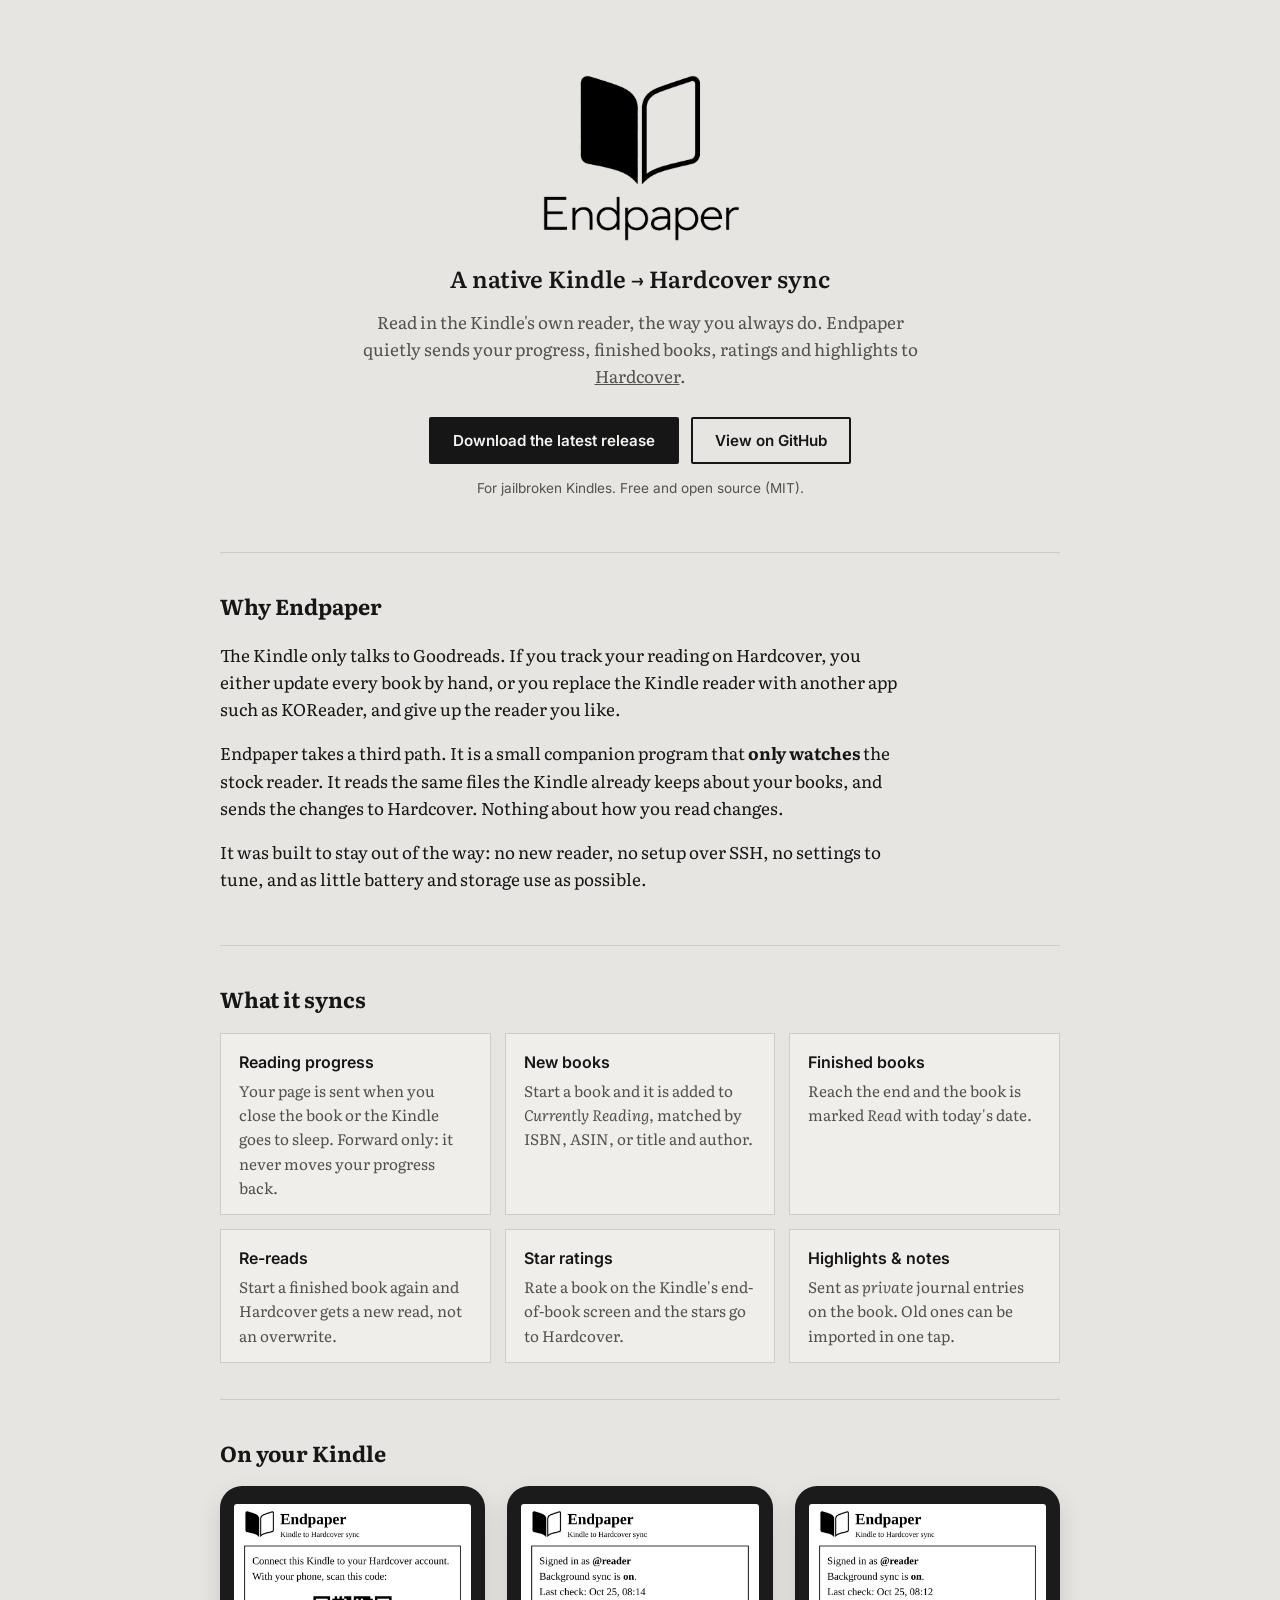
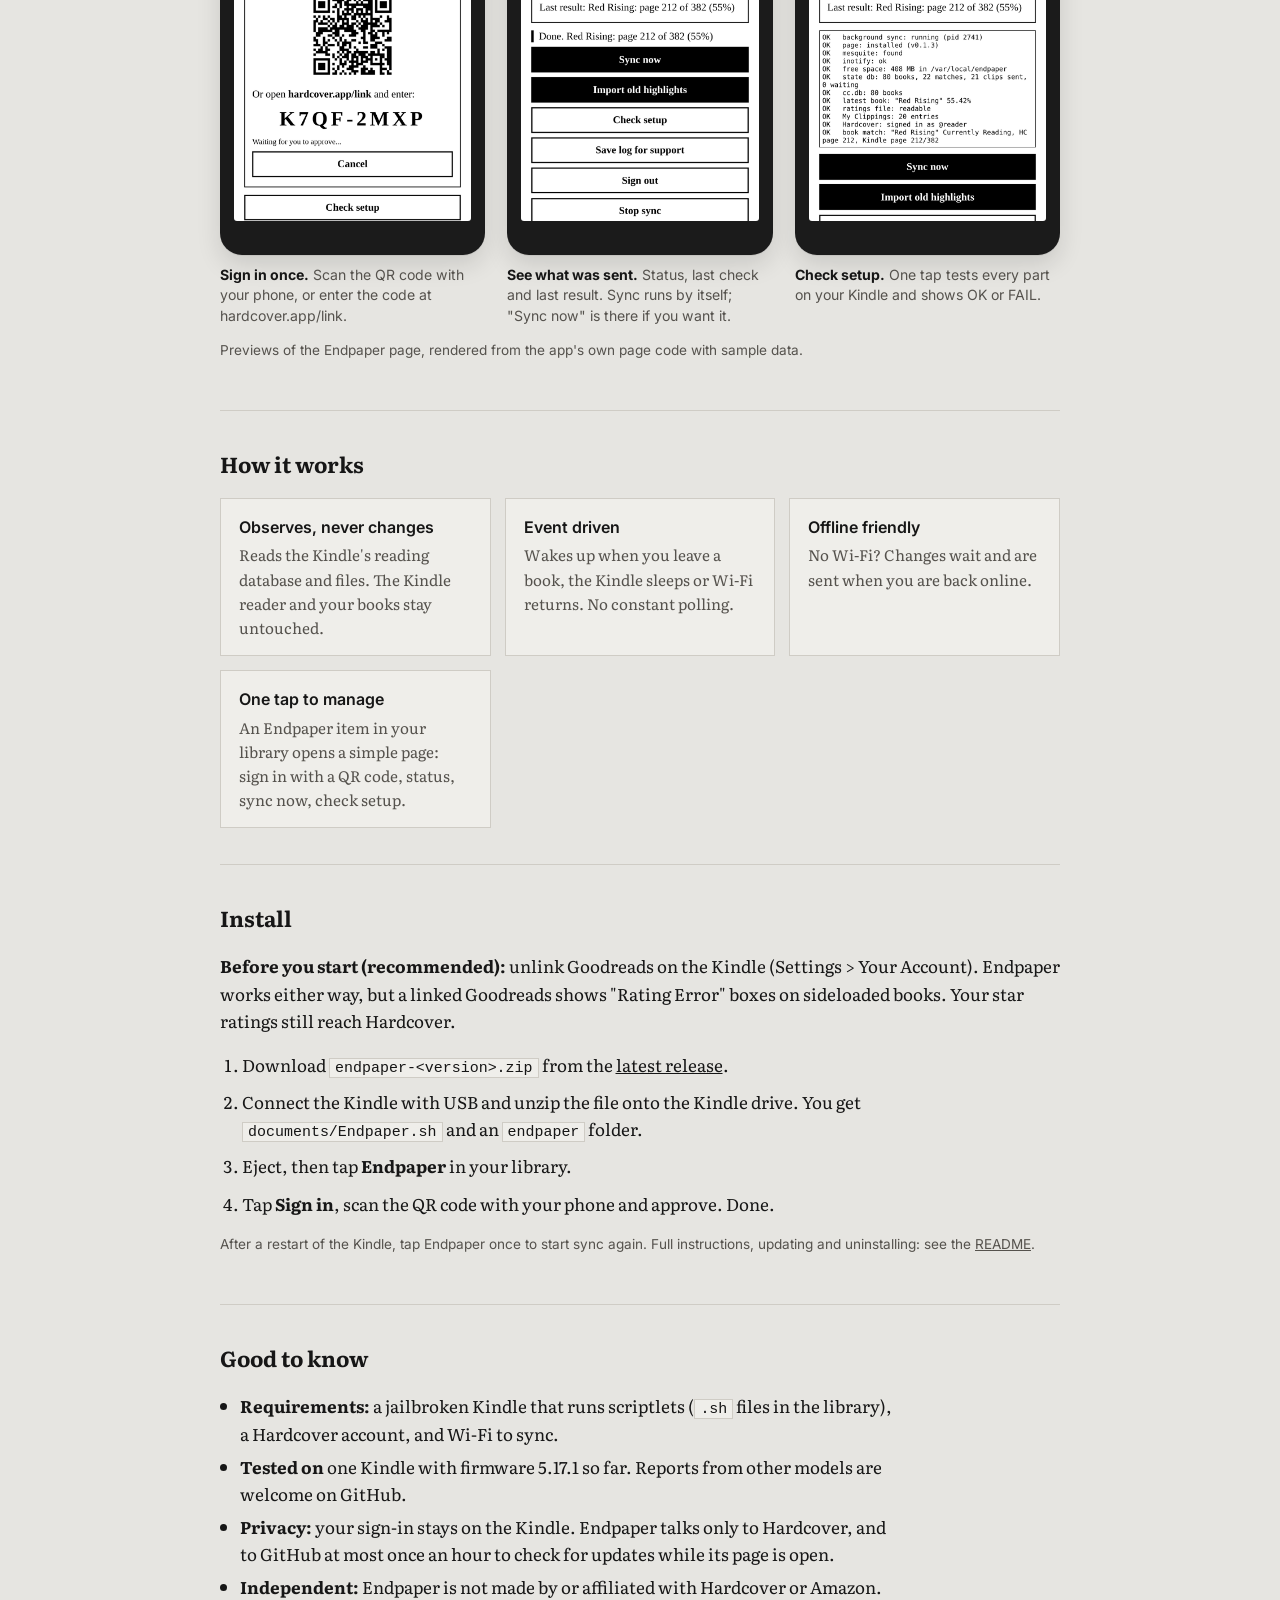
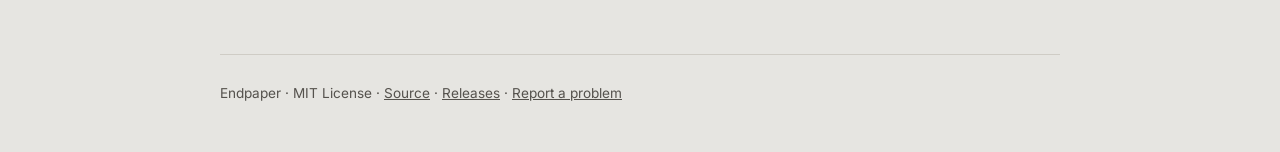
<file: site/index.html>
<!DOCTYPE html>
<html lang="en">
<head>
<meta charset="utf-8">
<meta name="viewport" content="width=device-width, initial-scale=1">
<meta name="color-scheme" content="light">
<meta name="theme-color" content="#e6e5e1">
<title>Endpaper — Kindle to Hardcover sync</title>
<meta name="description" content="Endpaper is a native Kindle to Hardcover.app sync. Read in the stock Kindle reader; your progress, finished books, ratings and highlights go to Hardcover.">
<meta property="og:title" content="Endpaper — Kindle to Hardcover sync">
<meta property="og:description" content="Read in the stock Kindle reader. Your progress, finished books, ratings and highlights go to Hardcover.">
<meta property="og:image" content="logo.png">
<link rel="icon" type="image/png" href="favicon.png">
<link rel="preconnect" href="https://fonts.googleapis.com">
<link rel="preconnect" href="https://fonts.gstatic.com" crossorigin>
<link href="https://fonts.googleapis.com/css2?family=Literata:opsz,wght@7..72,400;7..72,600&family=Inter:wght@400;600&display=swap" rel="stylesheet">
<style>
  /* Light only: the logo's own look, black ink on warm paper. */
  :root {
    color-scheme: light;
    --paper: #e6e5e1;
    --card: #efeeea;
    --ink: #161616;
    --muted: #55524d;
    --line: #cfccc5;
    --accent: #161616;
    --accent-ink: #f4f3f0;
  }
  * { box-sizing: border-box; }
  html { -webkit-text-size-adjust: 100%; }
  body {
    margin: 0;
    background: var(--paper);
    color: var(--ink);
    font: 17px/1.6 "Literata", Georgia, serif;
  }
  a { color: inherit; }
  .wrap { max-width: 880px; margin: 0 auto; padding: 0 20px; }
  header.hero { text-align: center; padding: 64px 0 40px; }
  .logo { width: 220px; max-width: 60vw; height: auto; display: block; margin: 0 auto 8px; mix-blend-mode: multiply; }
  .tagline { font-size: 1.45rem; margin: 0 0 10px; font-weight: 600; }
  .sub { color: var(--muted); max-width: 560px; margin: 0 auto 28px; }
  .buttons { display: flex; gap: 12px; justify-content: center; flex-wrap: wrap; }
  .btn {
    font: 600 0.95rem/1 "Inter", system-ui, sans-serif;
    text-decoration: none;
    padding: 14px 22px;
    border: 2px solid var(--accent);
    border-radius: 2px;
  }
  .btn.primary { background: var(--accent); color: var(--accent-ink); }
  .btn.secondary { color: var(--ink); }
  .note { font: 0.85rem/1.5 "Inter", system-ui, sans-serif; color: var(--muted); margin-top: 14px; }
  section { padding: 36px 0; border-top: 1px solid var(--line); }
  h2 { font-size: 1.35rem; margin: 0 0 16px; }
  .why p { max-width: 680px; }
  .grid { display: grid; grid-template-columns: repeat(auto-fit, minmax(240px, 1fr)); gap: 14px; }
  .card { background: var(--card); border: 1px solid var(--line); padding: 18px 18px 14px; }
  .card h3 { font: 600 1rem/1.3 "Inter", system-ui, sans-serif; margin: 0 0 6px; }
  .card p { margin: 0; color: var(--muted); font-size: 0.95rem; }
  .shots { display: grid; grid-template-columns: repeat(auto-fit, minmax(220px, 1fr)); gap: 22px; }
  .shots figure { margin: 0 auto; max-width: 300px; width: 100%; }
  .kindle {
    background: #1b1b1b;
    border-radius: 22px;
    padding: 18px 14px 34px;
    box-shadow: 0 1px 0 rgba(0,0,0,0.06), 0 10px 24px rgba(0,0,0,0.12);
  }
  .kindle img { display: block; width: 100%; height: auto; border-radius: 3px; background: #fff; }
  .shots figcaption { margin-top: 10px; font: 0.88rem/1.45 "Inter", system-ui, sans-serif; color: var(--muted); }
  .shots figcaption strong { color: var(--ink); }
  ol.steps { padding-left: 1.3em; max-width: 680px; }
  ol.steps li { margin: 0 0 10px; }
  code { font: 0.88em/1 ui-monospace, SFMono-Regular, Menlo, monospace; background: var(--card); border: 1px solid var(--line); padding: 1px 5px; }
  ul.plain { padding-left: 1.2em; max-width: 680px; }
  ul.plain li { margin-bottom: 6px; }
  footer { border-top: 1px solid var(--line); padding: 28px 0 48px; color: var(--muted); font: 0.85rem/1.6 "Inter", system-ui, sans-serif; }
  @media (max-width: 520px) {
    header.hero { padding: 40px 0 28px; }
    .tagline { font-size: 1.2rem; }
    .btn { width: 100%; text-align: center; }
  }
</style>
</head>
<body>
<div class="wrap">

<header class="hero">
  <img class="logo" src="logo.png" alt="Endpaper logo: an open book" width="220" height="188">
  <p class="tagline">A native Kindle → Hardcover sync</p>
  <p class="sub">Read in the Kindle's own reader, the way you always do. Endpaper quietly
    sends your progress, finished books, ratings and highlights to
    <a href="https://hardcover.app">Hardcover</a>.</p>
  <div class="buttons">
    <a class="btn primary" href="https://github.com/ipkstef/Endpaper/releases/latest">Download the latest release</a>
    <a class="btn secondary" href="https://github.com/ipkstef/Endpaper">View on GitHub</a>
  </div>
  <p class="note">For jailbroken Kindles. Free and open source (MIT).</p>
</header>

<section class="why">
  <h2>Why Endpaper</h2>
  <p>The Kindle only talks to Goodreads. If you track your reading on Hardcover, you
    either update every book by hand, or you replace the Kindle reader with
    another app such as KOReader, and give up the reader you like.</p>
  <p>Endpaper takes a third path. It is a small companion program that
    <strong>only watches</strong> the stock reader. It reads the same files the
    Kindle already keeps about your books, and sends the changes to Hardcover.
    Nothing about how you read changes.</p>
  <p>It was built to stay out of the way: no new reader, no setup over SSH, no
    settings to tune, and as little battery and storage use as possible.</p>
</section>

<section>
  <h2>What it syncs</h2>
  <div class="grid">
    <div class="card"><h3>Reading progress</h3><p>Your page is sent when you close the book or the Kindle goes to sleep. Forward only: it never moves your progress back.</p></div>
    <div class="card"><h3>New books</h3><p>Start a book and it is added to <em>Currently Reading</em>, matched by ISBN, ASIN, or title and author.</p></div>
    <div class="card"><h3>Finished books</h3><p>Reach the end and the book is marked <em>Read</em> with today's date.</p></div>
    <div class="card"><h3>Re-reads</h3><p>Start a finished book again and Hardcover gets a new read, not an overwrite.</p></div>
    <div class="card"><h3>Star ratings</h3><p>Rate a book on the Kindle's end-of-book screen and the stars go to Hardcover.</p></div>
    <div class="card"><h3>Highlights &amp; notes</h3><p>Sent as <em>private</em> journal entries on the book. Old ones can be imported in one tap.</p></div>
  </div>
</section>

<section>
  <h2>On your Kindle</h2>
  <div class="shots">
    <figure>
      <div class="kindle"><img src="img/signin.png" width="840" height="1120" loading="lazy"
        alt="The Endpaper page on a Kindle: a QR code and a sign-in code to approve on your phone"></div>
      <figcaption><strong>Sign in once.</strong> Scan the QR code with your phone, or enter the code at hardcover.app/link.</figcaption>
    </figure>
    <figure>
      <div class="kindle"><img src="img/status.png" width="840" height="1120" loading="lazy"
        alt="The Endpaper page: signed in, background sync on, last check and last result"></div>
      <figcaption><strong>See what was sent.</strong> Status, last check and last result. Sync runs by itself; "Sync now" is there if you want it.</figcaption>
    </figure>
    <figure>
      <div class="kindle"><img src="img/check.png" width="840" height="1120" loading="lazy"
        alt="The Endpaper page: Check setup lists each part with OK"></div>
      <figcaption><strong>Check setup.</strong> One tap tests every part on your Kindle and shows OK or FAIL.</figcaption>
    </figure>
  </div>
  <p class="note">Previews of the Endpaper page, rendered from the app's own page code with sample data.</p>
</section>

<section>
  <h2>How it works</h2>
  <div class="grid">
    <div class="card"><h3>Observes, never changes</h3><p>Reads the Kindle's reading database and files. The Kindle reader and your books stay untouched.</p></div>
    <div class="card"><h3>Event driven</h3><p>Wakes up when you leave a book, the Kindle sleeps or Wi-Fi returns. No constant polling.</p></div>
    <div class="card"><h3>Offline friendly</h3><p>No Wi-Fi? Changes wait and are sent when you are back online.</p></div>
    <div class="card"><h3>One tap to manage</h3><p>An Endpaper item in your library opens a simple page: sign in with a QR code, status, sync now, check setup.</p></div>
  </div>
</section>

<section>
  <h2>Install</h2>
  <p><strong>Before you start (recommended):</strong> unlink Goodreads on the Kindle
    (Settings &gt; Your Account). Endpaper works either way, but a linked Goodreads shows
    "Rating Error" boxes on sideloaded books. Your star ratings still reach Hardcover.</p>
  <ol class="steps">
    <li>Download <code>endpaper-&lt;version&gt;.zip</code> from the
      <a href="https://github.com/ipkstef/Endpaper/releases/latest">latest release</a>.</li>
    <li>Connect the Kindle with USB and unzip the file onto the Kindle drive.
      You get <code>documents/Endpaper.sh</code> and an <code>endpaper</code> folder.</li>
    <li>Eject, then tap <strong>Endpaper</strong> in your library.</li>
    <li>Tap <strong>Sign in</strong>, scan the QR code with your phone and approve. Done.</li>
  </ol>
  <p class="note">After a restart of the Kindle, tap Endpaper once to start sync again.
    Full instructions, updating and uninstalling: see the
    <a href="https://github.com/ipkstef/Endpaper#readme">README</a>.</p>
</section>

<section>
  <h2>Good to know</h2>
  <ul class="plain">
    <li><strong>Requirements:</strong> a jailbroken Kindle that runs scriptlets (<code>.sh</code> files in the library), a Hardcover account, and Wi-Fi to sync.</li>
    <li><strong>Tested on</strong> one Kindle with firmware 5.17.1 so far. Reports from other models are welcome on GitHub.</li>
    <li><strong>Privacy:</strong> your sign-in stays on the Kindle. Endpaper talks only to Hardcover, and to GitHub at most once an hour to check for updates while its page is open.</li>
    <li><strong>Independent:</strong> Endpaper is not made by or affiliated with Hardcover or Amazon.</li>
  </ul>
</section>

<footer>
  Endpaper · MIT License ·
  <a href="https://github.com/ipkstef/Endpaper">Source</a> ·
  <a href="https://github.com/ipkstef/Endpaper/releases">Releases</a> ·
  <a href="https://github.com/ipkstef/Endpaper/issues">Report a problem</a>
</footer>

</div>
</body>
</html>
</file>
